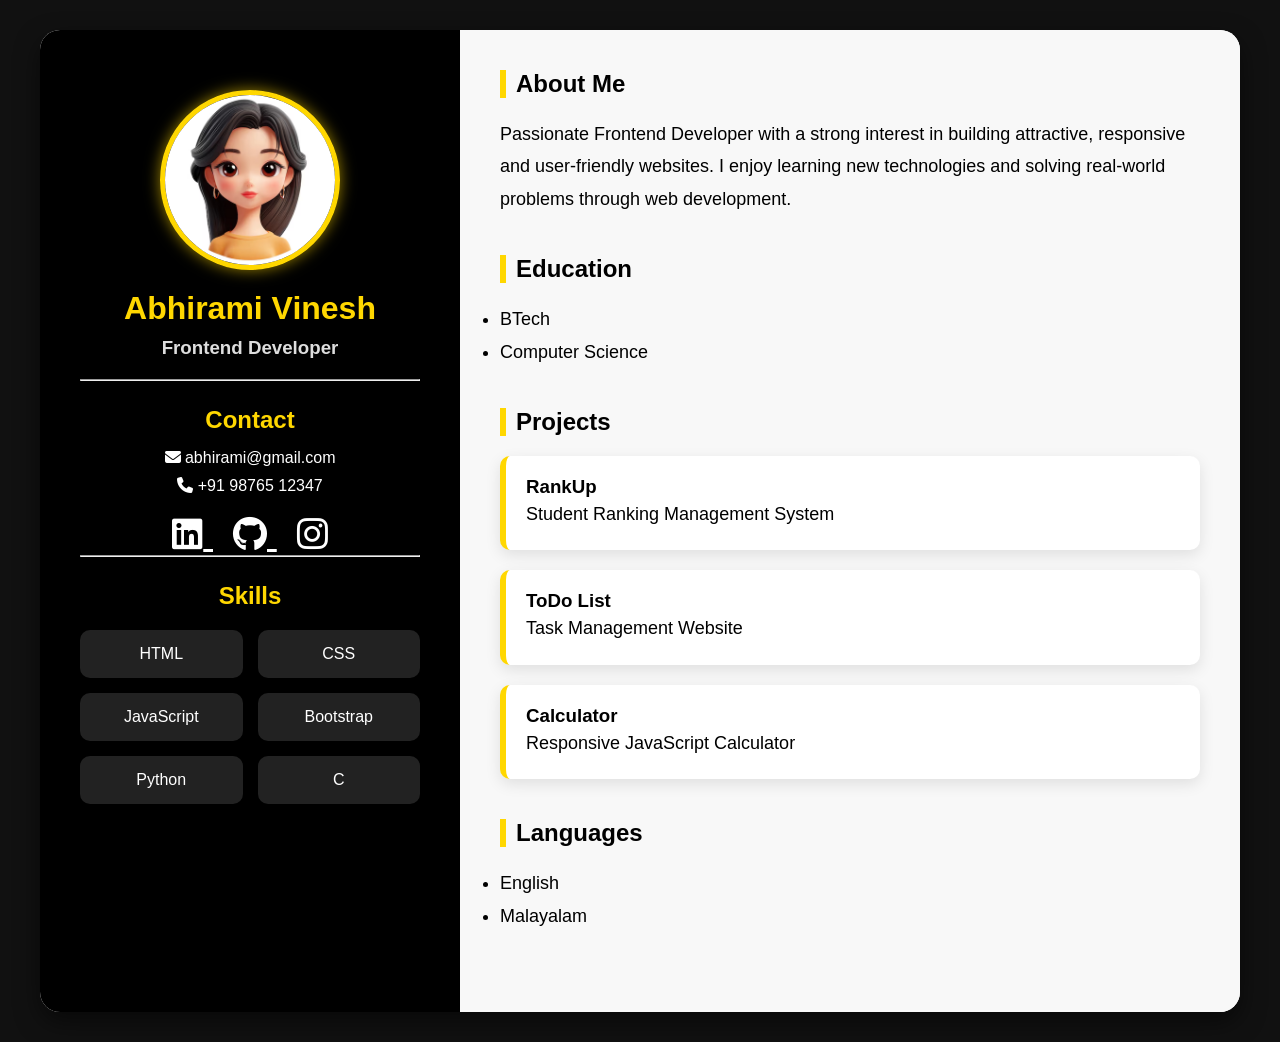
<file: index.html>
<!DOCTYPE html>
<html lang="en">
<head>
<meta charset="UTF-8">
<meta name="viewport" content="width=device-width, initial-scale=1.0">

<title>Abhirami Vinesh | Resume</title>

<link rel="stylesheet" href="style.css">

<link rel="stylesheet"
href="https://cdnjs.cloudflare.com/ajax/libs/font-awesome/6.5.2/css/all.min.css">

</head>

<body>

<div class="container">

<div class="left">

<img src="avatar.avif"
     alt="Avatar"
     class="avatar">

<h1>Abhirami Vinesh</h1>

<h3>Frontend Developer</h3>

<hr>

<h2>Contact</h2>

<p><i class="fa-solid fa-envelope"></i> abhirami@gmail.com</p>

<p><i class="fa-solid fa-phone"></i> +91 98765 12347</p>



<div class="social">

    <!-- LinkedIn -->
    <a href="https://www.linkedin.com/in/your-linkedin-username"
       target="_blank"
       title="LinkedIn">
        <i class="fab fa-linkedin"></i>
    </a>

    <!-- GitHub -->
    <a href="https://github.com/your-github-username"
       target="_blank"
       title="GitHub">
        <i class="fab fa-github"></i>
    </a>

    <!-- Instagram -->
    <a href="https://www.instagram.com/your-instagram-username"
       target="_blank"
       title="Instagram">
        <i class="fab fa-instagram"></i>
    </a>

</div>



<hr>

<h2>Skills</h2>

<div class="skills">

<div>HTML</div>

<div>CSS</div>

<div>JavaScript</div>

<div>Bootstrap</div>

<div>Python</div>

<div>C</div>

</div>

</div>

<div class="right">

<section>

<h2>About Me</h2>

<p>
Passionate Frontend Developer with a strong interest in building attractive, responsive and user-friendly websites. I enjoy learning new technologies and solving real-world problems through web development.
</p>

</section>

<section>

<h2>Education</h2>

<ul>

<li>BTech</li>

<li>Computer Science</li>

</ul>

</section>

<section>

<h2>Projects</h2>

<div class="project">

<h3>RankUp</h3>

<p>Student Ranking Management System</p>

</div>

<div class="project">

<h3>ToDo List</h3>

<p>Task Management Website</p>

</div>

<div class="project">

<h3>Calculator</h3>

<p>Responsive JavaScript Calculator</p>

</div>

</section>

<section>

<h2>Languages</h2>

<ul>

<li>English</li>

<li>Malayalam</li>

</ul>

</section>

</div>

</div>

</body>
</html>
</file>
<file: style.css>
*{
margin:0;
padding:0;
box-sizing:border-box;
font-family:Arial,sans-serif;
}

body{
background:#111;
padding:30px;
}

.container{
display:flex;
max-width:1200px;
margin:auto;
background:white;
border-radius:20px;
overflow:hidden;
box-shadow:0 10px 25px rgba(0,0,0,.5);
}

.left{
width:35%;
background:#000;
color:white;
padding:40px;
text-align:center;
}

.profile{
width:180px;
height:180px;
border-radius:50%;
border:5px solid gold;
margin-bottom:20px;
}
.avatar{
    width:180px;
    height:180px;
    border-radius:50%;
    object-fit:cover;
    border:5px solid gold;
    display:block;
    margin:20px auto;
    box-shadow:0 0 15px rgba(255,215,0,0.6);
}

.left h1{
color:gold;
margin-bottom:10px;
}

.left h3{
color:#ddd;
margin-bottom:20px;
}

.left h2{
margin:25px 0 15px;
color:gold;
}

.left p{
margin:10px 0;
}

.social{
margin-top:20px;
}

.social a{
font-size:35px;
margin:10px;
color:white;
transition:.3s;
}

.social a:hover{
color:gold;
}

.skills{
display:grid;
grid-template-columns:repeat(2,1fr);
gap:15px;
margin-top:20px;
}

.skills div{
background:#222;
padding:15px;
border-radius:10px;
}

.right{
width:65%;
padding:40px;
background:#f8f8f8;
}

section{
margin-bottom:40px;
}

section h2{
color:#000;
border-left:6px solid gold;
padding-left:10px;
margin-bottom:20px;
}

section p,
section li{
font-size:18px;
line-height:1.8;
}

.project{
background:white;
padding:20px;
border-left:6px solid gold;
margin-bottom:20px;
border-radius:10px;
box-shadow:0 5px 15px rgba(0,0,0,.1);
}

.project:hover{
transform:translateY(-5px);
transition:.3s;
}

@media(max-width:900px){

.container{
flex-direction:column;
}

.left,
.right{
width:100%;
}

}
</file>
